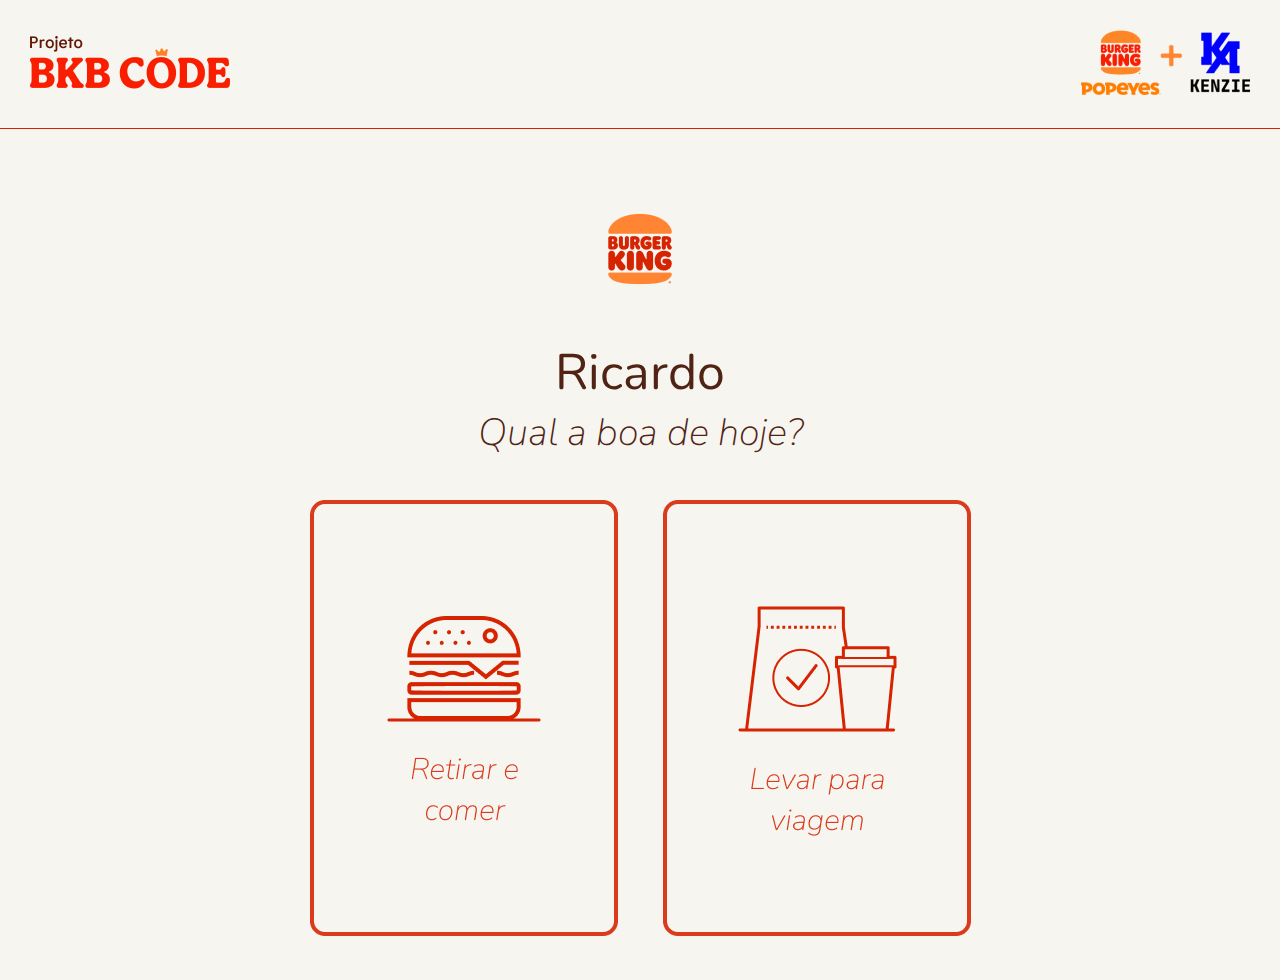
<file: retirarviagem.html>
<!DOCTYPE html>
<html lang="pt-BR">
<head>
    <meta charset="UTF-8">
    <meta http-equiv="X-UA-Compatible" content="IE=edge">
    <meta name="viewport" content="width=device-width, initial-scale=1.0">
    <link rel="preconnect" href="https://fonts.googleapis.com">
    <link rel="preconnect" href="https://fonts.gstatic.com" crossorigin>
    <link href="https://fonts.googleapis.com/css2?family=Nunito:ital,wght@0,200;0,300;0,400;0,500;0,600;0,700;0,800;0,900;1,200;1,300;1,400;1,500;1,600;1,700;1,800;1,900&display=swap" rel="stylesheet">
    <link rel="stylesheet" href="./src/css/reset.css">
    <link rel="stylesheet" href="./src/css/styleretirarviagem.css">
    <title>Projeto BKB | Kenzie</title>
</head>
<body>
    <header class="cabecalho">
        <div class="container"> 
            <div class="logos">
                <div class="logoBKB">
                    <img src="./src/assets/Projeto BKB Code 1.png" alt="Projeto BKB Code">
                </div>
                <div class="logoKenzie">
                    <img src="./src/assets/Logos 1.png" alt="Logos kenzie">
                </div>
            </div>
        </div>
        <div class="linhahorizontal"></div>
    </header>
    <main>
        <div class="logoBK">
            <img src="./src/assets/bk_logo.png" alt="BK Logo">
        </div>
        <div class="nome">
            <h3>Ricardo</h3>
            <p>Qual a boa de hoje?</p>
        </div>
        <div class="tokens">
            <div class="retirar">
                <a target="_blank" href="./totemfinalização.html"><img src="./src/assets/Retirar.png" alt="token retirar"></a>
            </div>
            <div class="viagem">
                <a target="_blank" href="./totemfinalização.html"><img src="./src/assets/Viagem.png" alt="token viagem"></a>
            </div>
        </div>
    </main>   
</body>
</html>
</file>
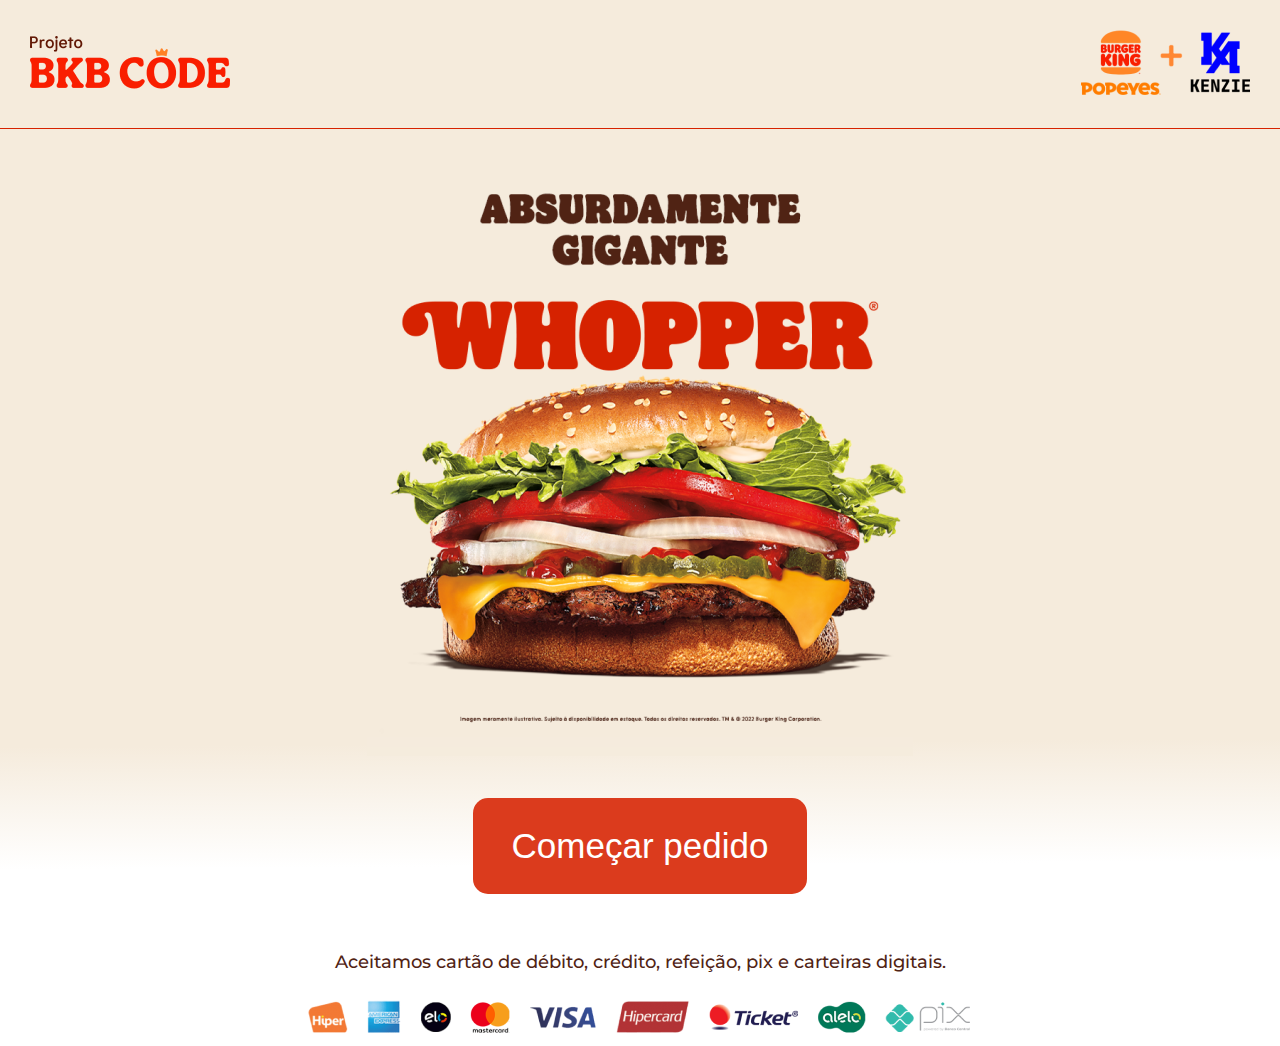
<file: totemhome.html>
<!DOCTYPE html>
<html lang="pt-BR">
<head>
    <meta charset="UTF-8">
    <meta http-equiv="X-UA-Compatible" content="IE=edge">
    <meta name="viewport" content="width=device-width, initial-scale=1.0">
    <link rel="preconnect" href="https://fonts.googleapis.com">
    <link rel="preconnect" href="https://fonts.gstatic.com" crossorigin>
    <link href="https://fonts.googleapis.com/css2?family=Nunito:ital,wght@0,200;0,300;0,400;0,500;0,600;0,700;0,800;0,900;1,200;1,300;1,400;1,500;1,600;1,700;1,800;1,900&display=swap" rel="stylesheet">
    <link rel="preconnect" href="https://fonts.googleapis.com">
    <link rel="preconnect" href="https://fonts.gstatic.com" crossorigin>
    <link href="https://fonts.googleapis.com/css2?family=Montserrat:wght@500&family=Nunito:ital,wght@0,200;0,300;0,400;0,500;0,600;0,700;0,800;0,900;1,200;1,300;1,400;1,500;1,600;1,700;1,800;1,900&display=swap" rel="stylesheet">
    <link rel="stylesheet" href="./src/css/reset.css">
    <link rel="stylesheet" href="./src/css/stylehome.css">
    <title>Projeto BKB | Kenzie</title>
</head>
<body>
    <header class="cabecalho">
        <div class="container"> 
            <div class="logos">
                <div class="logoBKB">
                    <img src="./src/assets/Projeto BKB Code 1.png" alt="Projeto BKB Code">
                </div>
                <div class="logoKenzie">
                    <img src="./src/assets/Logos 1.png" alt="Logos kenzie">
                </div>
            </div>
        </div>
        <div class="linhahorizontal"></div>
    </header>
    <main>
        <div class="infoCentral">
            <img class="bannerWhopper" src="./src/assets/banner-whooper.png" alt="Banner whopper">
            <div class="btnComeçarPedido">
                <a target="_blank" href="./totempedido.html"><button type="button">Começar pedido</button></a>
            </div>
        </div>
    </main>
    <footer class="rodape">
            <div class="cabecalho">
                <p>Aceitamos cartão de débito, crédito, refeição, pix e carteiras digitais.</p>
            </div>
            <img src="./src/assets/Footer_Totem 1.png" alt="Métodos de pagamento">       
    </footer>
</body>
</html>
</file>
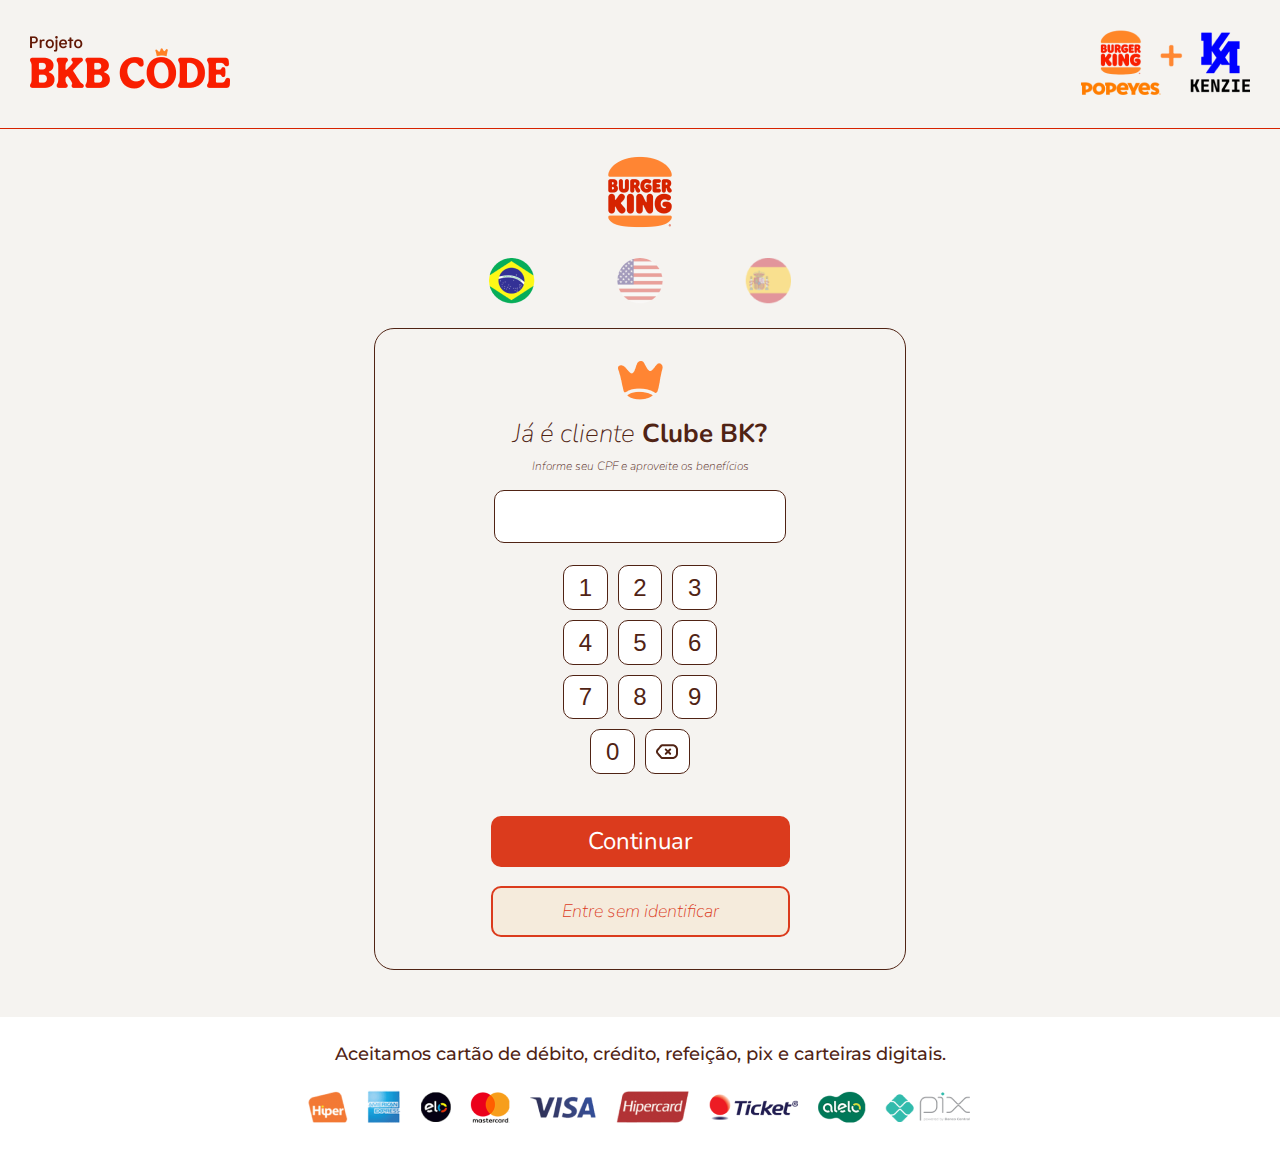
<file: totempedido.html>
<!DOCTYPE html>
<html lang="pt-BR">
<head>
    <meta charset="UTF-8">
    <meta http-equiv="X-UA-Compatible" content="IE=edge">
    <meta name="viewport" content="width=device-width, initial-scale=1.0">
    <link rel="preconnect" href="https://fonts.googleapis.com">
    <link rel="preconnect" href="https://fonts.gstatic.com" crossorigin>
    <link href="https://fonts.googleapis.com/css2?family=Nunito:ital,wght@0,200;0,300;0,400;0,500;0,600;0,700;0,800;0,900;1,200;1,300;1,400;1,500;1,600;1,700;1,800;1,900&display=swap" rel="stylesheet">
    <link rel="preconnect" href="https://fonts.googleapis.com">
    <link rel="preconnect" href="https://fonts.gstatic.com" crossorigin>
    <link href="https://fonts.googleapis.com/css2?family=Montserrat:wght@500&family=Nunito:ital,wght@0,200;0,300;0,400;0,500;0,600;0,700;0,800;0,900;1,200;1,300;1,400;1,500;1,600;1,700;1,800;1,900&display=swap" rel="stylesheet">
    <link rel="stylesheet" href="./src/css/reset.css">
    <link rel="stylesheet" href="./src/css/styletotempedido.css">
    <title>Projeto BKB | Kenzie</title>
</head>
<body>
    <header class="cabecalho">
        <div class="container"> 
            <div class="logos">
                <div class="logoBKB">
                    <img src="./src/assets/Projeto BKB Code 1.png" alt="Projeto BKB Code">
                </div>
                <div class="logoKenzie">
                    <img src="./src/assets/Logos 1.png" alt="Logos kenzie">
                </div>
            </div>
        </div>
        <div class="linhahorizontal"></div>
    </header>
    <main>
        <div class="infoPrincipal">
            <div class="bklogo">
                <img src="./src/assets/bk_logo.png" alt="BK Logo">
            </div>
            <div class="bandeiras">
                <img class="brasil" src="./src/assets/bandeira brasil.png" alt="Bandeira Brasil">
                <img class="eua" src="./src/assets/bandeira eua.png" alt="Bandeira EUA">
                <img class="espanha" src="./src/assets/bandeira espanha.png" alt=" Bandeira Espanha">
            </div>
            <div class="telaCPF">
                <div class="coroa">
                    <img src="./src/assets/CoroaBK 1.png" alt="Coroa BK">
                </div>
                <h3>
                    <i>Já é cliente</i><strong> Clube BK?</strong> 
                </h3>
                <p>Informe seu CPF e aproveite os benefícios</p>
                <div class="caixa"></div>
                <div class="containerTeclado">
                        <ul class="teclado">
                            <li class="teclas">
                                <button type="button">1</button>                  
                            </li>
                            <li class="teclas">
                                <button type="button">2</button>                   
                            </li>
                            <li class="teclas">
                                <button type="button">3</button>                    
                            </li>
                            <li class="teclas">
                                <button type="button">4</button>                  
                            </li>
                            <li class="teclas">
                                <button type="button">5</button>                   
                            </li>
                            <li class="teclas">
                                <button type="button">6</button>                    
                            </li>
                            <li class="teclas">
                                <button type="button">7</button>                  
                            </li>
                            <li class="teclas">
                                <button type="button">8</button>                   
                            </li>
                            <li class="teclas">
                                <button type="button">9</button>                    
                            </li>
                            <li class="teclas">
                                <button type="button">0</button>                            
                            </li>
                            <li class="teclas"> 
                                <button type="button">
                                    <img src="./src/assets/apagar.png" alt="Apagar digito">
                                </button>
                            </li>
                        </ul>
                </div>
                <div class="btn">
                    <button type="button">Continuar</button>
                    <button type="button">Entre sem identificar</button>
                </div>
            </div>
        </div>
    </main>
    <footer class="rodape">
        <div class="cabecalho">
            <p>Aceitamos cartão de débito, crédito, refeição, pix e carteiras digitais.</p>
        </div>
        <img src="./src/assets/Footer_Totem 1.png" alt="Métodos de pagamento">       
    </footer>
</body>
</html>
</file>
<file: src/css/styleretirarviagem.css>
body{
    background: #F7F5F0;
    font-family: 'Nunito', sans-serif;
    overflow-y: hidden;
}
.container{
    max-width: 1329px;
    margin: 0 auto;
    padding: 30px ;
}
.logos{
    display: flex;
    align-items: center;
    justify-content: space-between;  
}
.linhahorizontal{
    width: 100%;
    height: 1px;
    background: #D62200;
}
.logoBK{
    display: flex;
    justify-content: center;
    margin-top: 57px;
}
.nome{
    display: flex;
    flex-direction: column;
    text-align: center;
    color: #502314;
    margin-top: 27px;
}
.nome h3{
    font-weight: 400;
    font-size: 50px;
    line-height: 68px;
}
.nome p{
    font-weight: 200;
    font-size: 38px;
    line-height: 51.83px;
    font-style: italic;
}
.tokens{
    display: flex;
    justify-content: center;
    padding: 41px;  
}
.tokens .viagem{
    margin-left: 45px;
    cursor: pointer;
}  
.tokens .retirar{
    cursor: pointer;
}
.tokens .viagem img:hover{
    transition: 0.3s ease-in-out;
    transform:scale(1.07);
}
.tokens .retirar img:hover{
    transition: 0.3s ease-in-out;
    transform:scale(1.07);
}
</file>
<file: src/css/stylehome.css>
body{
    font-family: 'Nunito', sans-serif;
    background: linear-gradient(179.61deg, #F5EBDC 70.82%, rgba(245, 235, 220, 0) 82.47%, #FFFFFF 98.72%);
}
.container{
    max-width: 1329px;
    margin: 0 auto;
    padding: 30px;
}
.logos{
    display: flex;
    align-items: center;
    justify-content: space-between;  
}
.linhahorizontal{
    width: 100%;
    height: 1px;
    background: #D62200;
}
.infoCentral{
    display: flex;
    flex-direction: column;
    padding-top: 41px;
    align-items: center;
}
.btnComeçarPedido button{
    width: 333.47px;
    height: 95.9px;;    
    background: #DB3B1D;
    border: none;
    border-radius: 15px;
    font-weight: 400;
    font-size: 35px;
    text-align: center;
    color: #FFFFFF;
    margin-top: 42px;
    cursor: pointer;
}
.btnComeçarPedido button:hover{
    transition: 0.3s ease-in-out;
    transform:scale(1.03);
}
.rodape{
    display: flex;
    flex-direction: column;
    align-items: center;
}
.rodape .cabecalho p{
    font-family: 'Montserrat';
    font-style: normal;
    font-weight: 500;
    font-size: 18px;
    line-height: 22px;
    color: #502314;
    margin-top: 57px;
}
.rodape img{
    margin-top: 18px;
}
</file>
<file: src/css/styletotempedido.css>
body{
    font-family: 'Nunito', sans-serif;
    background: #F5F3F0;
}
.container{
    max-width: 1329px;
    margin: 0 auto;
    padding: 30px;
}
.logos{
    display: flex;
    align-items: center;
    justify-content: space-between;  
}
.linhahorizontal{
    width: 100%;
    height: 1px;
    background: #D62200;
}
.infoPrincipal{
    display: flex;
    flex-direction: column;
    align-items: center;
}
.infoPrincipal .bandeiras img{
    padding: 0px 39px;
}
.infoPrincipal .bandeiras .eua{
    opacity: 0.4;
}
.infoPrincipal .bandeiras .espanha{
    opacity: 0.4;
}
.telaCPF{
    display: flex;
    flex-direction: column;
    align-items: center;
    width: 532px;
    height: 642px;
    border: 1px solid #502314;
    border-radius: 20px;
    margin-top: 21px;
    padding: 32px;
}
.telaCPF .coroa{
    display: flex;
    justify-content: center;
}
.telaCPF h3{
    margin-top: 21px;
    text-align: center;
    font-weight: 200;
    font-size: 26px;
    text-align: center;
    color: #502314;
}
.telaCPF h3 i{
    font-style: italic;
}
.telaCPF h3 strong{
    font-weight: bold;
}
.telaCPF p{
    padding-top: 13px;
    text-align: center;
    font-style: italic;
    font-weight: 200;
    font-size: 12px;
    text-align: center;
    color: #502314;
}
.telaCPF .caixa{
    margin-top: 18px;
    width: 291.89px;
    height: 66.95px;
    background: #FFFFFF;
    border: 1px solid #502314;
    border-radius: 10px;
}
.containerTeclado{
    margin-top: 17px;
    width: 170px;   
    height: 206px;
}
.containerTeclado .teclado{
    display: flex;
    flex-wrap: wrap;
    justify-content: center;
}
.teclado .teclas{
    padding: 5px;
}
.teclado .teclas button{
    width: 44.63px;
    height: 44.63px;
    background: #FFFFFF;
    border: 1px solid #502314;
    border-radius: 10px;
    font-weight: 400;
    font-size: 24px;
    line-height: 33px;
    text-align: center;
    color: #502314;
    cursor: pointer;
}
.teclado .teclas button:hover{
    transition: 0.1s ease-in-out;
    transform:scale(1.1);
}
.btn{
    display: flex;
    flex-direction: column;
    margin-top: 50px;
}
.btn button:hover{
    transition: 0.3s ease-in-out;
    transform:scale(1.03);
}
.btn button{
    font-family: 'Nunito';
    width: 299px;
    height: 50.88px;
    left: 807px;
    top: 779px;
    background: #DB3B1D;
    border: none;
    border-radius: 10px;
    font-weight: 400;
    font-size: 24px;
    line-height: 33px;
    text-align: center;
    color: #FFFFFF;
    cursor: pointer;
}
.btn button ~ button{
    margin-top: 19px;
    background: #F5EBDC;
    border: 2px solid #DB3B1D;
    border-radius: 10px;
    font-family: 'Nunito';
    font-style: italic;
    font-weight: 200;
    font-size: 18px;
    align-items: center;
    text-align: center;
    color: #DB3B1D;
}
.rodape{
    height: 151px;;
    margin-top: 47px;
    display: flex;
    flex-direction: column;
    align-items: center;
    background: #FFFFFF;
}
.rodape .cabecalho p{
    font-family: 'Montserrat';
    font-style: normal;
    font-weight: 500;
    font-size: 18px;
    color: #502314;
    margin-top: 28px;
}
.rodape img{
    margin-top: 18px;
}
</file>
